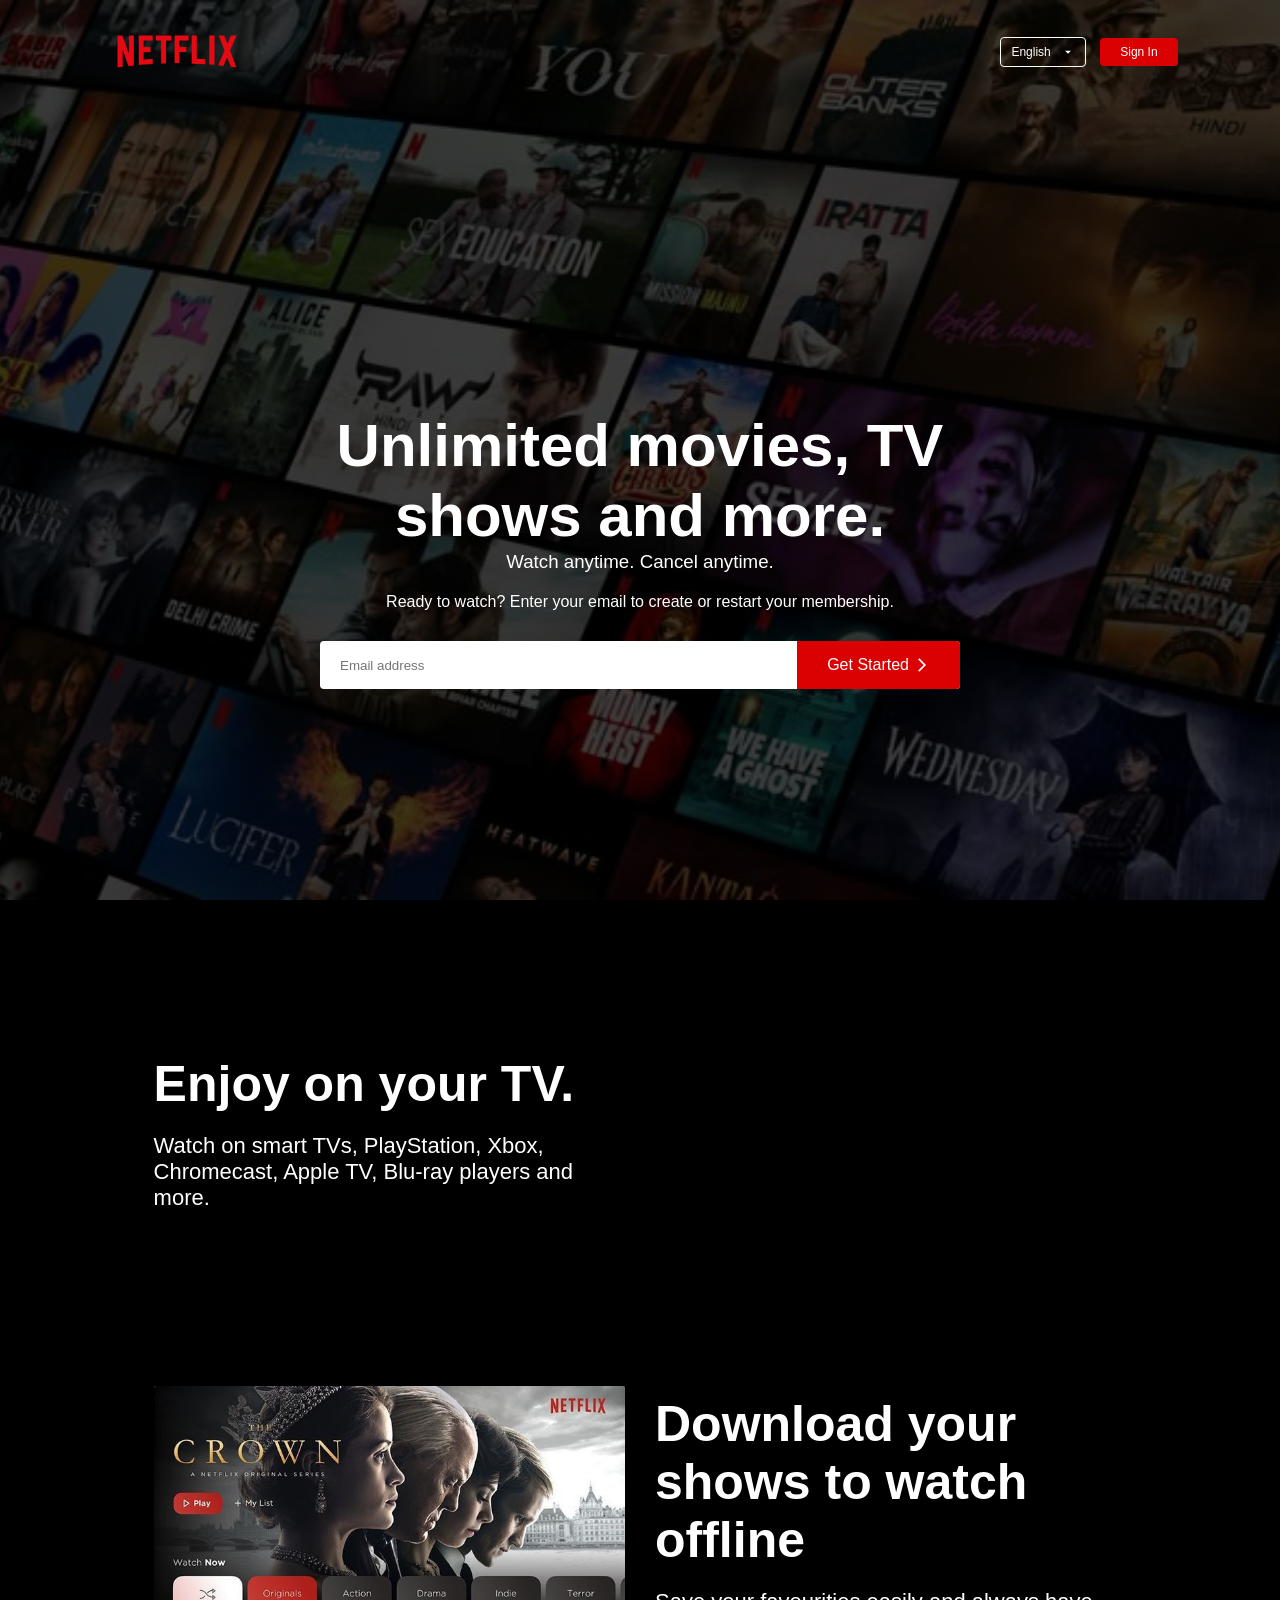
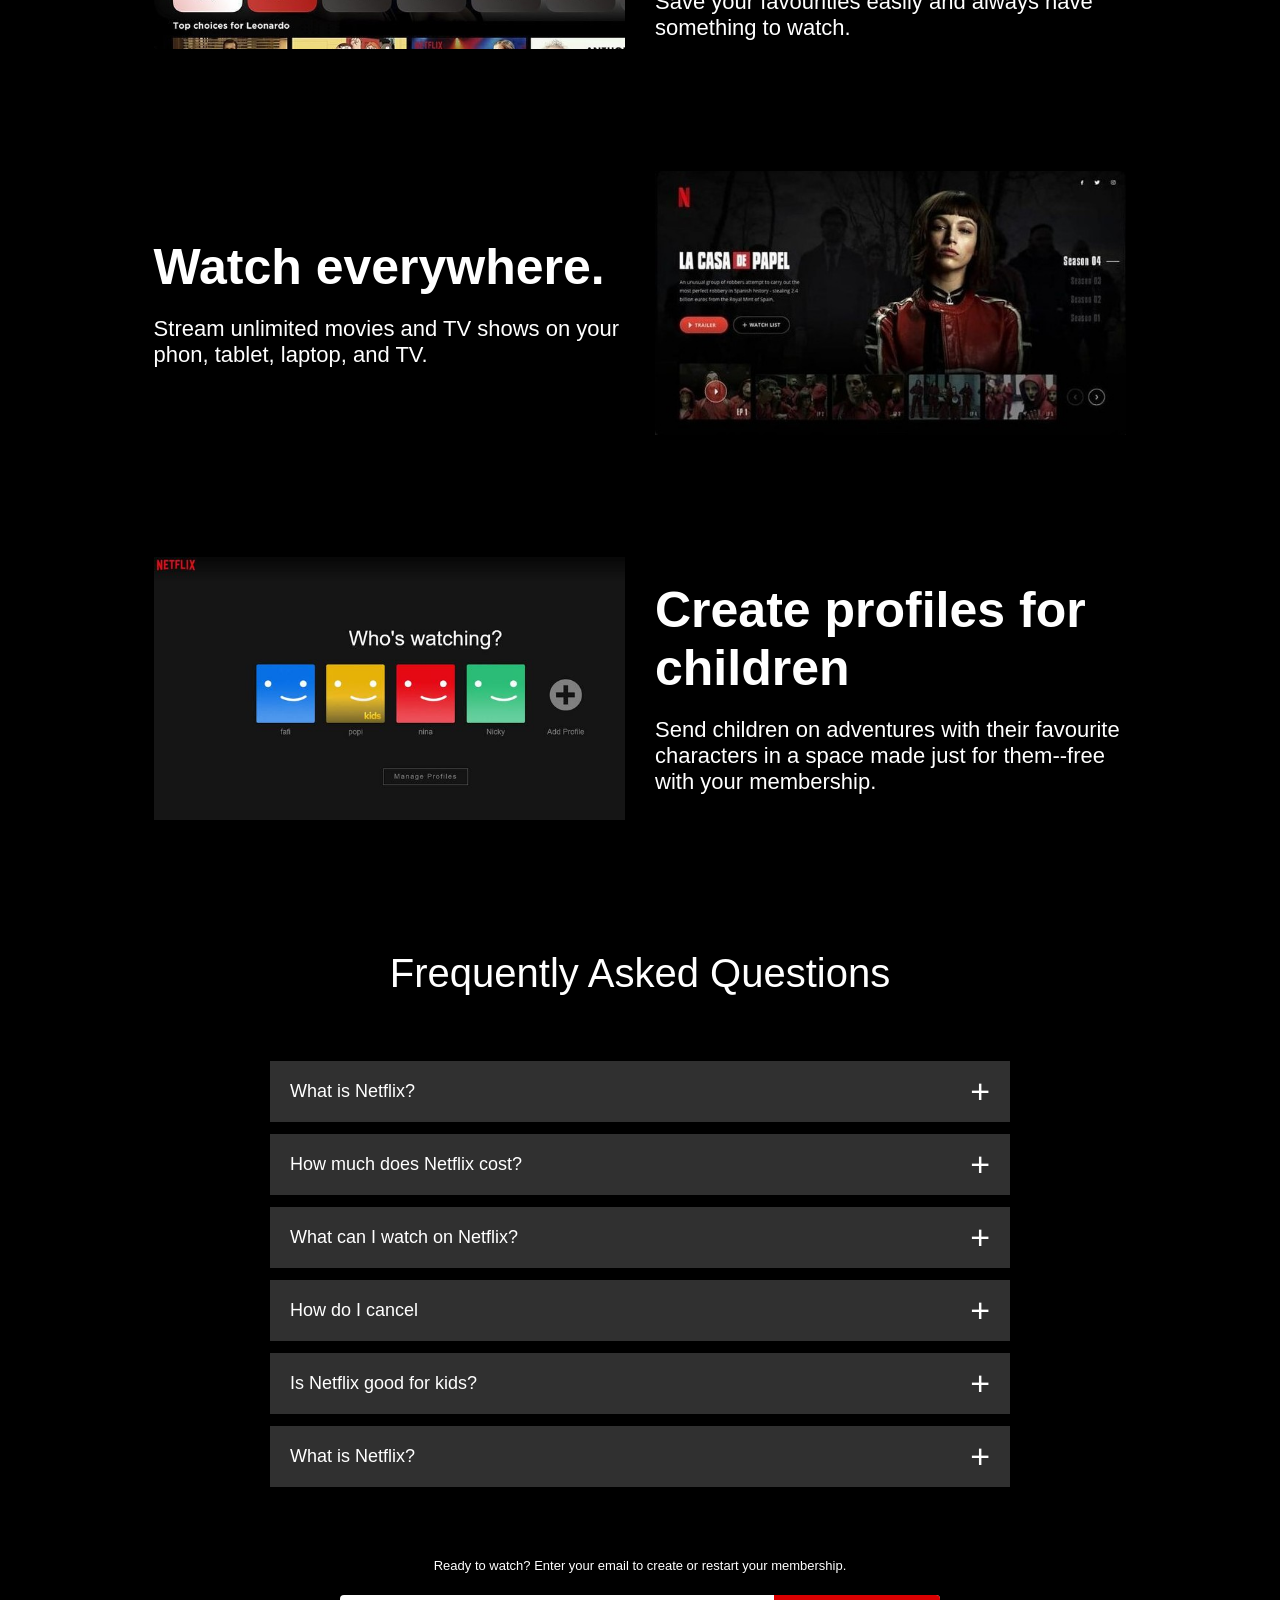
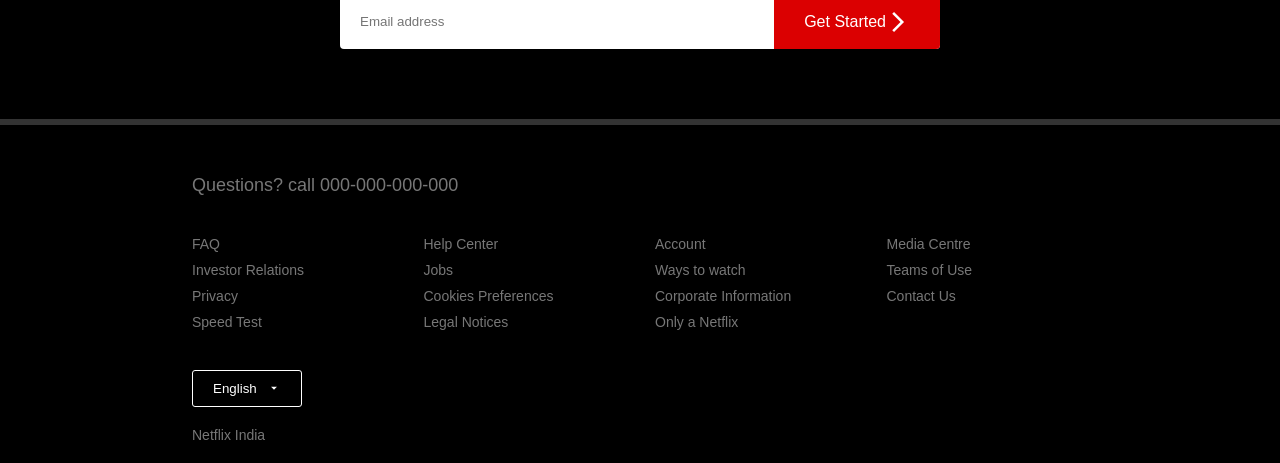
<file: netflix/index.html>
<!DOCTYPE html>
<html lang="en">

<head>
    <meta charset="UTF-8">
    <meta name="viewport" content="width=device-width, initial-scale=1.0">
    <title>Netflix India - Watch TV Shows</title>
    <link rel="stylesheet" href="./style.css">
</head>

<body>
    <div class="header">
        <nav>
            <img src="images/Netflix_Logo_RGB.png" alt="logo" class="logo">
            <div>
                <button class="language-btn">English <img src="images/arrow_drop_down.svg" alt="down-image"></button>
                <button>Sign In</button>
            </div>
        </nav>
        <div class="header-content">
            <h1>Unlimited movies, TV shows and more.</h1>
            <h3>Watch anytime. Cancel anytime.</h3>
            <p>Ready to watch? Enter your email to create or restart your membership.</p>
            <form class="email-signup">
                <input type="email" placeholder="Email address" required>
                <button type="submit">Get Started <img src="./images/arrow_right.svg" alt="arrow_right"></button>
            </form>
        </div>

    </div>

    <div class="features">
        <div class="row">
            <div class="text-col">
                <h2>Enjoy on your TV.</h2>
                <p>Watch on smart TVs, PlayStation, Xbox, Chromecast, Apple TV, Blu-ray players and more.</p>
            </div>
            <div class="img-col">
                <!-- <img src="images/feature-img-3.jpg" alt="image"> -->
                <video src="./videos/8263452-hd_1366_720_25fps.mp4" width="560" height="315" autoplay muted autoplay
                    muted loop playsinline disablePictureInPicture>
                </video>
            </div>
        </div>
        <div class="row">

            <div class="img-col">
                <img src="images/feature-img-1.jpg" alt="image">
                <!-- <video src="./videos/8263452-hd_1366_720_25fps.mp4" width="560" height="315" autoplay muted autoplay
                    muted loop playsinline disablePictureInPicture>
                </video> -->

            </div>

            <div class="text-col">
                <h2>Download your shows to watch offline</h2>
                <p>Save your favourities easily and always have something to watch.</p>
            </div>
        </div>
        <div class="row">
            <div class="text-col">
                <h2>Watch everywhere.</h2>
                <p>Stream unlimited movies and TV shows on your phon, tablet, laptop, and TV.</p>
            </div>
            <div class="img-col">
                <img src="images/feature-img-4.jpg" alt="image">
                <!-- <video src="./videos/8263452-hd_1366_720_25fps.mp4" width="560" height="315" autoplay muted autoplay
                    muted loop playsinline disablePictureInPicture>
                </video> -->
            </div>
        </div>
        <div class="row">

            <div class="img-col">
                <img src="images/feature-img-5.jpg" alt="image">
                <!-- <video src="./videos/8263452-hd_1366_720_25fps.mp4" width="560" height="315" autoplay muted autoplay
                    muted loop playsinline disablePictureInPicture>
                </video> -->
            </div>
            <div class="text-col">
                <h2>Create profiles for children</h2>
                <p>Send children on adventures with their favourite characters in a space made just for them--free with
                    your membership.</p>
            </div>
        </div>
    </div>

    <div class="faq">
        <h2>Frequently Asked Questions</h2>
        <ul class="accordion">
            <li>
                <input type="radio" name="accordion" id="first">
                <label for="first">What is Netflix?</label>
                <div class="content">
                    <p>Lorem ipsum dolor sit amet, consectetur adipisicing elit. Debitis quod nihil ex ab voluptate fuga
                        magni labore nisi aut molestias, illum error hic perferendis sunt nemo officia in modi.
                        Sapiente!</p>
                </div>
            </li>
            <li>
                <input type="radio" name="accordion" id="second">
                <label for="second">How much does Netflix cost?</label>
                <div class="content">
                    <p>Lorem ipsum dolor sit amet, consectetur adipisicing elit. Debitis quod nihil ex ab voluptate fuga
                        magni labore nisi aut molestias, illum error hic perferendis sunt nemo officia in modi.
                        Sapiente!</p>
                </div>
            </li>
            <li>
                <input type="radio" name="accordion" id="third">
                <label for="third">What can I watch on Netflix?</label>
                <div class="content">
                    <p>Lorem ipsum dolor sit amet, consectetur adipisicing elit. Debitis quod nihil ex ab voluptate fuga
                        magni labore nisi aut molestias, illum error hic perferendis sunt nemo officia in modi.
                        Sapiente!</p>
                </div>
            </li>
            <li>
                <input type="radio" name="accordion" id="forth">
                <label for="forth">How do I cancel</label>
                <div class="content">
                    <p>Lorem ipsum dolor sit amet, consectetur adipisicing elit. Debitis quod nihil ex ab voluptate fuga
                        magni labore nisi aut molestias, illum error hic perferendis sunt nemo officia in modi.
                        Sapiente!</p>
                </div>
            </li>

            <li>
                <input type="radio" name="accordion" id="fifth">
                <label for="fifth">Is Netflix good for kids?</label>
                <div class="content">
                    <p>Lorem ipsum dolor sit amet, consectetur adipisicing elit. Debitis quod nihil ex ab voluptate fuga
                        magni labore nisi aut molestias, illum error hic perferendis sunt nemo officia in modi.
                        Sapiente!</p>
                </div>
            </li>
            <li>
                <input type="radio" name="accordion" id="sixth">
                <label for="sixth">What is Netflix?</label>
                <div class="content">
                    <p>Lorem ipsum dolor sit amet, consectetur adipisicing elit. Debitis quod nihil ex ab voluptate fuga
                        magni labore nisi aut molestias, illum error hic perferendis sunt nemo officia in modi.
                        Sapiente!</p>
                </div>
            </li>
        </ul>
        <small>Ready to watch? Enter your email to create or restart your membership.</small>
        <form class="email-signup">
            <input type="email" placeholder="Email address" required>
            <button type="submit">Get Started <img src="./images/arrow_right.svg" alt="arrow_right"></button>
        </form>
    </div>

    <div class="footer">
        <h2>Questions? call 000-000-000-000</h2>
        <div class="row">
            <div class="col">
                <a href="#">FAQ</a>
                <a href="#">Investor Relations</a>
                <a href="#">Privacy</a>
                <a href="#">Speed Test</a>
            </div>
            <div class="col">
                <a href="#">Help Center</a>
                <a href="#">Jobs</a>
                <a href="#">Cookies Preferences</a>
                <a href="#">Legal Notices</a>
            </div>
            <div class="col">
                <a href="#">Account</a>
                <a href="#">Ways to watch</a>
                <a href="#">Corporate Information</a>
                <a href="#">Only a Netflix</a>
            </div>
            <div class="col">
                <a href="#">Media Centre</a>
                <a href="#">Teams of Use</a>
                <a href="#">Contact Us</a>
            </div>

        </div>
        <button class="language-btn">English <img src="images/arrow_drop_down.svg" alt="down-image"></button>
        <p class="copyright-text">Netflix India</p>
    </div>
</body>

</html>
</file>
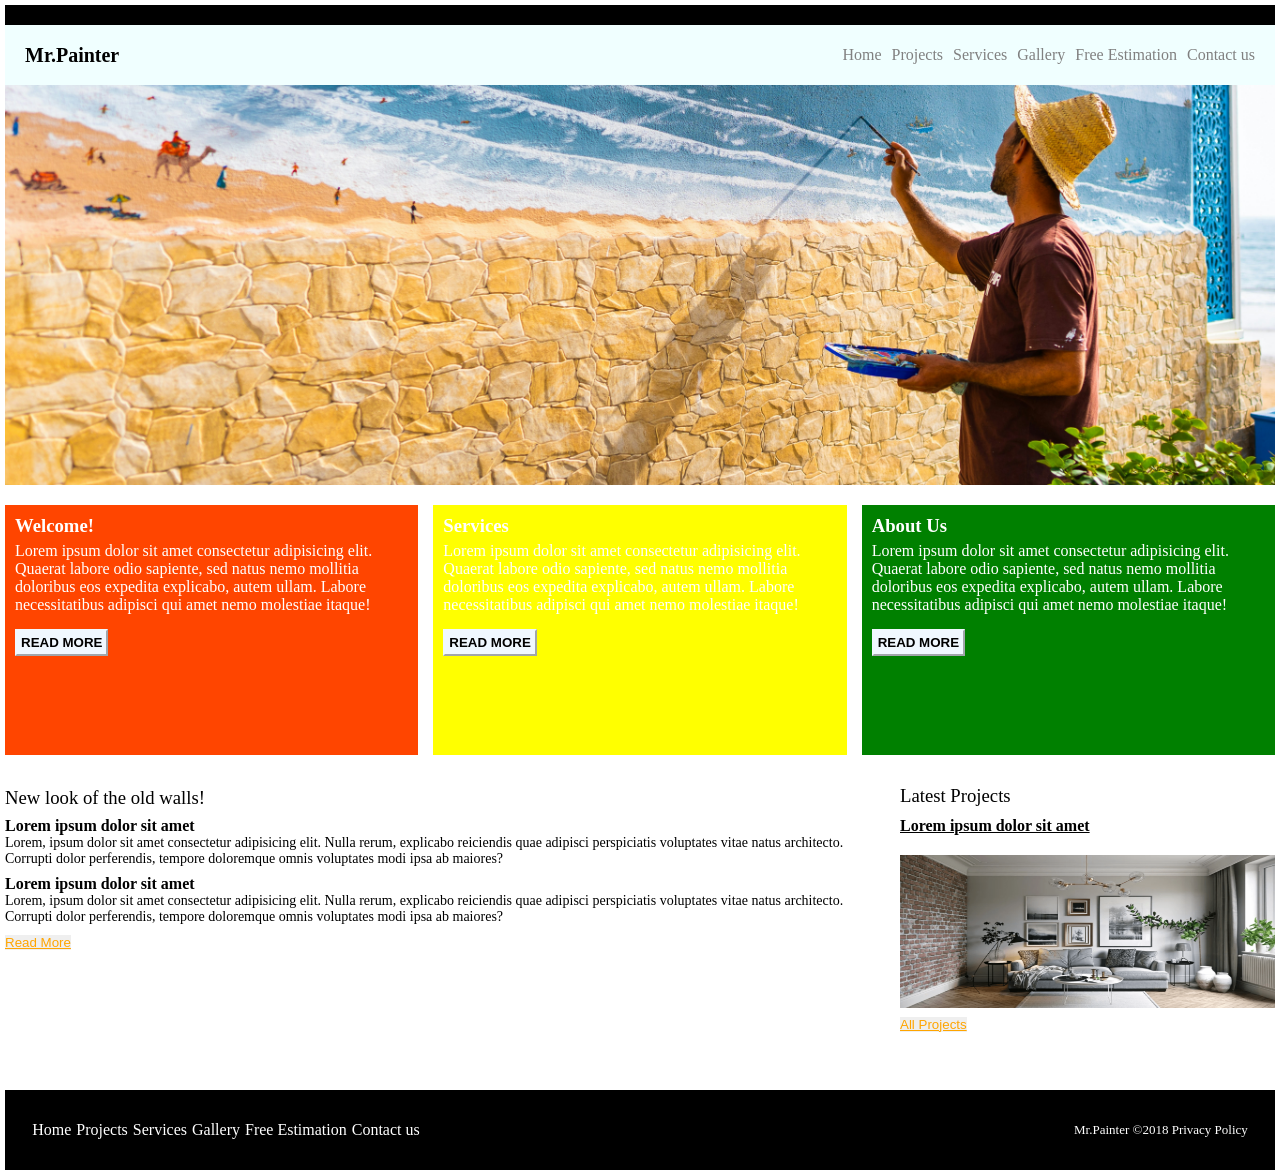
<file: simple_landing_page_1/index.html>
<!DOCTYPE html>
<html lang="en">

<head>
    <meta charset="UTF-8">
    <meta name="viewport" content="width=device-width, initial-scale=1.0">
    <title>Landiing Page</title>
    <link rel="stylesheet" href="css/style.css" type="text/css">
</head>

<body>
    <div class="top-bar"></div>
    <div class="header-section">
        <h1>
           Mr.Painter
        </h1>
        <ul>
            <li><a href="#home">Home</a></li>
            <li><a href="#projects">Projects</a></li>
            <li><a href="#services">Services</a></li>
            <li><a href="#gallery">Gallery</a></li>
            <li><a href="#freeestimation">Free Estimation</a></li>
            <li><a href="#contactus">Contact us</a></li>
        </ul>

    </div>
    <div class="banner-section">

    </div>
    <div class="content-section-1">
        <div class="content">
            <h3>Welcome!</h3>
            <p>Lorem ipsum dolor sit amet consectetur adipisicing elit. Quaerat labore odio sapiente, sed natus nemo
                mollitia doloribus eos expedita explicabo, autem ullam. Labore necessitatibus adipisci qui amet nemo
                molestiae itaque!</p>
            <button>Read More</button>
        </div>

        <div class="content">
            <h3>Services</h3>
            <p>Lorem ipsum dolor sit amet consectetur adipisicing elit. Quaerat labore odio sapiente, sed natus nemo
                mollitia doloribus eos expedita explicabo, autem ullam. Labore necessitatibus adipisci qui amet nemo
                molestiae itaque!</p>
            <button>Read More</button>
        </div>

        <div class="content">
            <h3>About Us</h3>
            <p>Lorem ipsum dolor sit amet consectetur adipisicing elit. Quaerat labore odio sapiente, sed natus nemo
                mollitia doloribus eos expedita explicabo, autem ullam. Labore necessitatibus adipisci qui amet nemo
                molestiae itaque!</p>
            <button>Read More</button>
        </div>
    </div>

    <div class="content-section-2">
        <div class="content-container">
            <div class="content-1">
            <h3>New look of the old walls!</h3>
            <div class="content-part">
                <h4>Lorem ipsum dolor sit amet</h4>
                <p>Lorem, ipsum dolor sit amet consectetur adipisicing elit. Nulla rerum, explicabo reiciendis quae
                    adipisci perspiciatis voluptates vitae natus architecto. Corrupti dolor perferendis, tempore
                    doloremque omnis voluptates modi ipsa ab maiores?</p>
            </div>
            <div class="content-part">
                <h4>Lorem ipsum dolor sit amet</h4>
                <p>Lorem, ipsum dolor sit amet consectetur adipisicing elit. Nulla rerum, explicabo reiciendis quae
                    adipisci perspiciatis voluptates vitae natus architecto. Corrupti dolor perferendis, tempore
                    doloremque omnis voluptates modi ipsa ab maiores?</p>

            
            
                </div>
                    <button>Read More</button>

            </div>
        <div class="content-2">
            <h3>Latest Projects</h3>
            <h4>Lorem ipsum dolor sit amet</h4>
            <img src="./images/interior-design.png" alt="design" width="100px" height="100px">
                   <button>All Projects</button>

        </div>
        </div>
        <div class="buttons">
        </div>
    </div>
    <div class="footer-section">
      <ul>
            <li><a href="#home">Home</a></li>
            <li><a href="#projects">Projects</a></li>
            <li><a href="#services">Services</a></li>
            <li><a href="#gallery">Gallery</a></li>
            <li><a href="#freeestimation">Free Estimation</a></li>
            <li><a href="#contactus">Contact us</a></li>
        </ul>
        <h1>
           Mr.Painter &#xA9;2018 Privacy Policy
        </h1>
      
    </div>
</body>

</html>
</file>
<file: netflix/style.css>
* {
    margin: 0;
    padding: 0;
    box-sizing: border-box;
    font-family: 'Poppins', sans-serif;
}

body {
    background: #000;
    color: #fff;
}

.header {
    width: 100%;
    height: 100vh;
    background-image: linear-gradient(rgba(0, 0, 0, 0.7), rgba(0, 0, 0, 0.7)), url(images/banner.jpg);
    background-size: cover;
    background-position: center;
    padding: 10px 8%;
    position: relative;
}

nav {
    display: flex;
    align-items: center;
    justify-content: space-between;
    padding: 10px 0;
}

.logo {
    width: 150px;
    cursor: pointer;
}

nav button {
    border: 0;
    outline: 0;
    background: #db0001;
    color: #fff;
    padding: 7px 20px;
    font-size: 12px;
    border-radius: 4px;
    margin-left: 10px;
    cursor: pointer;
}

.language-btn {
    display: inline-flex;
    align-items: center;
    background: transparent;
    border: 1px solid #fff;
    padding: 7px 10px;
    /* font-size: 18px; */
}

.language-btn img {
    width: 14px;
    margin-left: 10px;
}

.header-content {
    position: absolute;
    top: 50%;
    left: 50%;
    transform: translate(-50%, -50%);
    text-align: center;
    margin-top: 100px;
    /* display: flex; */
    /* flex-direction: column; */
    /* align-items: center; */
    /* gap: 10px; */
}

.header-content h1 {
    font-size: 60px;
    line-height: 70px;
    font-weight: 600;
    max-width: 650px;
}

.header-content h3 {
    font-weight: 400;
    margin-bottom: 20px;
}

.header-content p {
    margin-top: 20px;
    /* font-size: small; */
}

.email-signup {
    background: #fff;
    border-radius: 4px;
    display: flex;
    align-items: center;
    /* width: 100%; */
    /* max-width: 50%; */
    /* min-height: 60px; */
    margin-top: 30px;
    overflow: hidden;
}

.email-signup input {
    /* width: 600px; */
    flex: 1;
    border: 0;
    outline: 0;
    margin-left: 20px;
    /* height: 60px; */
    /* min-width: 400px; */
    /* padding: 10px 7px; */
}

.email-signup button {
    border: 0;
    outline: 0;
    background-color: #db0001;
    color: #fff;
    display: inline-flex;
    justify-content: center;
    align-items: center;
    padding: 15px 30px;
    /* height: 60px; */
    /* width: 100px; */
    /* flex: 30%; */
    /* text-align: center; */
    font-size: 16px;
    cursor: pointer;
}

.header-content form button img {
    width: 16px;
    margin-left: 5px;
}

/* ------ features ---------- */

/* .features {
    padding: 50px 12%; */
/* padding: 50px 10%; */
/* 
    font-size: 22px;
}

.row {
    display: flex;
    width: 100%;
    align-items: center;
    flex-wrap: wrap;
    padding: 50px 0;
    gap: 5px;
} */


/* .text-col { */
/* flex: 1; */
/* flex-basis: 50%;
    margin-bottom: 20px;
}

.text-col h2 {
    font-weight: 600;
    font-size: 50px;
    margin-bottom: 20px;
}

.img-col {
    /* flex: 1; */
/* flex-basis: 50%; */
/* margin-bottom: 20px; */
/* margin-right: 40px; */


/* } */

/* .img-col img {
    display: block;
    width: 90%;
    margin: auto;
    width: 560px;
    object-fit:contain;
    height: 315px;
} */


/* .img-col img {
    display: block;
    width: 560px;
    height: 315px;
    margin: auto;
    object-fit: contain;
    max-width: 100%;
}


.img-col video {
    display: block;
    width: 90%;
    margin: auto;
} */



.features {
    padding: 50px 12%;
    font-size: 22px;
}

.row {
    display: flex;
    align-items: center;
    flex-wrap: wrap;
    gap: 30px;
    padding: 50px 0;
}

.text-col {
    flex: 1 1 0;
    min-width: 0;
    margin-bottom: 20px;
}

.text-col h2 {
    font-weight: 600;
    font-size: 50px;
    margin-bottom: 20px;
}

.img-col {
    flex: 1 1 0;
    min-width: 0;
    margin-bottom: 20px;
}

.img-col img,
.img-col video {
    display: block;
    width: 100%;
    max-width: 560px;
    aspect-ratio: 16 / 9;
    height: auto;
    object-fit: contain;
    margin: auto;
}

/* ---------------faq------------- */


.faq {
    padding: 10px 12%;
    text-align: center;
    font-size: 18px;
}


.faq h2 {
    font-weight: 500;
    font-size: 40px;
}


.accordion {

    margin: 60px auto;
    width: 100%;
    max-width: 750px;

}


.accordion li {
    list-style-type: none;
    width: 100%;
    padding: 5px;
}

.accordion li label {
    display: flex;
    align-items: center;
    padding: 20px;
    font-size: 18px;
    font-weight: 500;
    background: #303030;
    margin-bottom: 2px;
    cursor: pointer;
    position: relative;
}


label::after {
    content: '+';
    font-size: 34px;
    position: absolute;
    right: 20px;
    transition: transform 0.5s;
}


input[type="radio"] {
    display: none;
}



.accordion .content {
    background: #303030;
    text-align: left;
    padding: 0 20px;
    max-height: 0;
    overflow: hidden;
    transition: max-height 0.5s, padding 0.5s;
}




.accordion input[type="radio"]:checked+label+.content {
    max-height: 600px;
    padding: 30px 20px;
}

.accordion input[type="radio"]:checked+label::after {
    transform: rotate(45deg);
    /* content: '-'; */
}



.faq .email-signup {
    max-width: 600px;
    margin: 20px auto 60px;
}


.faq small {
    font-size: 13px;
}

/* -------------footer------------ */
.footer {
    padding: 50px 15% 10px;
    border-top: 6px solid #333;
    color: #777;
}

.footer h2 {
    font-size: 18px;
    font-weight: 400;
    margin-bottom: 30px;
}


.footer .col {
    /* flex-basis: 25%; */
    flex-basis: 20%;
    flex-grow: 1;
    margin-bottom: 20px;
}

.footer .col a {
    display: block;
    text-decoration: none;
    color: #777;
    font-size: 14px;
    margin-bottom: 10px;
}

.footer .row {
    align-items: flex-start;
    padding: 10px 0;
}



.footer .language-btn {
    color: #fff;
    padding: 10px 20px;
    border-radius: 3px;
}


.copyright-text {
    font-size: 14px;
    margin-top: 20px;
    margin-bottom: 10px;
}


/* ---------media query for small screen--------- */

@media only screen and (max-width:600px) {
    .logo {
        width: 100px;
    }

    nav button {
        padding: 5px 10px
    }

    nav .language-btn {
        padding: 4px 8px;
    }

    .header-content {
        position: unset;
        transform: none;
        padding-top: 150px;
    }

    .header-content h1 {
        font-size: 30px;
    }


    .email-signup button {
        font-size: 12px;
        padding: 10px 15px;
    }

    .text-col,
    .img-col {
        flex-basis: 100%;
    }

    .features h2 {
        font-size: 30px;
    }

    .features p {
        font-size: 15px;
    }

    .row:nth-child(2),
    .row:nth-child(4) {
        flex-direction: column-reverse;
    }

    .features .row {
        padding: 10px 0;
    }


    .faq h2 {
        font-size: 20px;
    }

    .faq .accordion .content {
        font-size: 14px;
    }

    .accordion li label {
        padding: 10px;
        font-size: 14px;
    }

    label::after {
        font-size: 22px;
    }
}
</file>
<file: simple_landing_page_1/css/style.css>
* {
    margin: 0;
    padding: 0;
    box-sizing: border-box;
}

body {
    padding: 5px;
}

.top-bar {
    background-color: black;
    width: 100%;
    height: 20px;
}

.header-section {
    display: flex;
    justify-content: space-between;
    align-items: center;
    height: 60px;
    padding: 20px;
    background-color: azure;
}

.header-section h1{
    color: black;
    font-weight: 700;
    font-size: 20px;
}
.header-section ul {
    display: flex;
    padding: 0;
    margin: 0;
    list-style: none;
    gap: 10px;
    /* justify-content: space-; */
}

.header-section ul li {
    display: block;
}

.header-section ul li a {
    color: grey;
    text-decoration: none;
}

.header-section ul li a:hover {
    color: black;
}

.banner-section {
    /* background-color: blueviolet; */
    width: 100%;
    height: 400px;
    background-image: url('../images/painter-banner.jpg');
    background-repeat: no-repeat;
    background-size:cover;
    background-position: center;
}


.content-section-1 {
    margin-top: 10px;
    /* border: solid 2px black; */
    display: flex;
    justify-content: space-between;
    gap: 15px;
}


.content-section-1 .content {
    flex: 1;
    height: 250px;
    padding: 10px;
    margin: 10px 0px;
}

/* 1. Corrected to :first-child and targeted the .content class */
.content-section-1 .content:first-child {
    background-color: orangered;
}

/* 2. Corrected syntax to use parentheses (2) */
.content-section-1 .content:nth-child(2) {
    background-color: yellow;
}

/* 3. Targeted .content directly for safety */
.content-section-1 .content:last-child {
    background-color: green;
}


.content-section-1 .content h3,
p {
    color: white;
    margin-bottom: 5px;
}

/* .content-section-1 .content p{
    
} */


.content-section-1 .content button {
    margin-top: 10px;
    padding: 4px;
    font-weight: 600;
    background-color: aliceblue;
    text-transform: uppercase;
    border-color: aliceblue;
}

.content-section-2 {
    display: flex;
    flex-direction: column;
    margin-top: 20px;
}

.content-section-2 .content-container {
    display: flex;
    gap: 20px;
    /* column-wrap: wrap; */
}

.content-section-2 .content-container h3 {
    font-weight: 400;
}


.content-section-2 .content-container p {
    font-size: 14px;
    color: black;
    display: -webkit-box;
    -webkit-line-clamp: 3;
    /* Limits text to 2 lines */
    -webkit-box-orient: vertical;
    overflow: hidden;
    /* Hides the remaining text */
}



.content-section-2 .content-container .content-1 {
    flex: 70%
}

.content-section-2 .content-container .content-1,
.content-2,
p {
    /* border: 1px solid green; */
    /* color: blue; */
}

.content-section-2 .content-container .content-1 .content-part {
    margin-top: 8px;
}

.content-section-2 .content-container .content-2 {
    flex: 30%
}

.content-section-2 .content-container .content-2 h4 {
    text-decoration: underline;
    margin: 10px 0px 20px 0px;
}

.content-section-2 .content-container .content-2 img {
    width: 100%;
    height: 50%;
}

.content-section-2 .content-container .content-1 h3 {
    margin-top: 2px;
}


.content-section-2 button {
    border: none;
    text-decoration: underline;
    color: orange;
    margin-top: 5px;
}

.content-section-2 .buttons {
    display: flex;
    justify-content: space-between;
}

.content-section-2 .buttons:first-child {
    flex: 70%;
}


.content-section-2 .buttons:last-child {
    flex: 30%;
    margin-right: 150px;
}


.footer-section {
    background-color: black;
    display: flex;
    justify-content: space-around;
    align-items: center;
    gap: 600px;
    height: 80px;
}

.footer-section ul {
    display: flex;
    gap: 5px;
    /* margin-left: 20px; */
}

.footer-section ul {
    list-style-type: none;
}


.footer-section a, h1 {
    color: white;
    text-decoration: none;
    font-size: medium;
}


.footer-section h1 {
    color: white;
    text-decoration: none;
    font-size: medium;
}

.footer-section ul li a:hover {
    color: gray;
    font-size: larger;
    transition: ease-out 0.1s;
}

.footer-section h1 {
    font-size: small;
    font-weight: 300;
    /* margin-right: 20px; */
}
</file>
